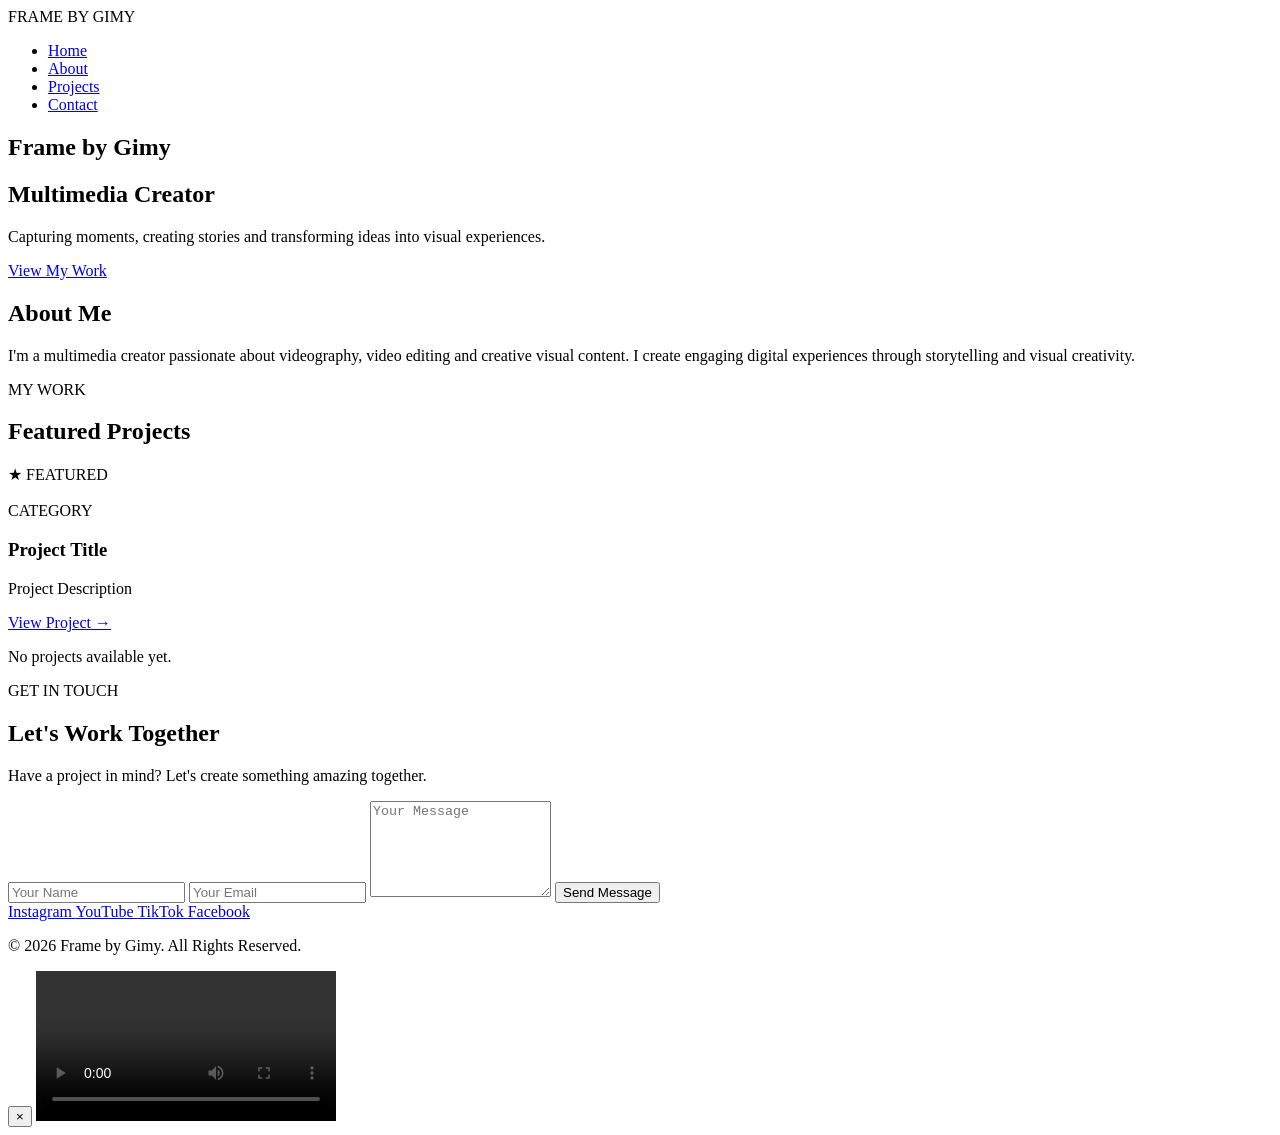
<file: src/main/resources/templates/index.html>
<!DOCTYPE html>
<html lang="en" xmlns:th="http://www.thymeleaf.org">

<head>
  <meta charset="UTF-8">
  <meta name="viewport" content="width=device-width, initial-scale=1.0">

  <title>Frame by Gimy | Portfolio</title>

  <link rel="stylesheet" th:href="@{/css/style.css}">
</head>

<body>

<!-- ================= NAVIGATION ================= -->

<nav>

  <div class="logo">
    FRAME BY GIMY
  </div>

  <ul>
    <li><a href="#home">Home</a></li>
    <li><a href="#about">About</a></li>
    <li><a href="#projects">Projects</a></li>
    <li><a href="#contact">Contact</a></li>
  </ul>

</nav>


<!-- ================= HERO ================= -->

<section class="hero" id="home">

  <div class="hero-content">

    <h1>Frame by Gimy</h1>

    <h2>Multimedia Creator</h2>

    <p>
      Capturing moments, creating stories and transforming
      ideas into visual experiences.
    </p>

    <a href="#projects" class="btn">
      View My Work
    </a>

  </div>

</section>


<!-- ================= ABOUT ================= -->

<section class="about" id="about">

  <h2>About Me</h2>

  <p>
    I'm a multimedia creator passionate about videography,
    video editing and creative visual content.
    I create engaging digital experiences through
    storytelling and visual creativity.
  </p>

</section>


<!-- ================= PROJECTS ================= -->

<section class="projects" id="projects">

  <div class="section-heading">

    <p>MY WORK</p>

    <h2>Featured Projects</h2>

  </div>


  <!-- Projects loaded from MySQL -->

  <div class="project-container">


    <!-- One card is automatically created for every project -->

    <div
            class="project-card"
            th:each="project : ${projects}">
      <div class="featured-badge" th:if="${project.featured}">
        ★ FEATURED
      </div>


      <!-- Project Image -->

      <img
              th:if="${project.imageUrl != null && !project.imageUrl.isEmpty()}"
              th:src="${project.imageUrl}"
              th:alt="${project.title}">


      <!-- Project Information -->

      <div class="project-info">


        <!-- Category -->

        <span th:text="${project.category}">
          CATEGORY
        </span>


        <!-- Title -->

        <h3 th:text="${project.title}">
          Project Title
        </h3>


        <!-- Description -->

        <p th:text="${project.description}">
          Project Description
        </p>


        <!-- View Project Button -->

        <a
                th:if="${project.videoUrl != null && !project.videoUrl.isEmpty()}"
                href="#"
                class="project-link"
                th:attr="data-video=${project.videoUrl}"
                onclick="openProjectVideo(this); return false;">

          View Project →

        </a>


      </div>

    </div>


    <!-- Show this only when database has no projects -->

    <div
            class="no-projects"
            th:if="${#lists.isEmpty(projects)}">

      <p>
        No projects available yet.
      </p>

    </div>


  </div>

</section>


<!-- ================= CONTACT ================= -->

<section class="contact" id="contact">

  <p class="small-title">
    GET IN TOUCH
  </p>

  <h2>
    Let's Work Together
  </h2>

  <p class="contact-text">
    Have a project in mind?
    Let's create something amazing together.
  </p>


  <!-- Contact Form -->

  <form
          class="contact-form"
          th:action="@{/contact}"
          method="post">


    <input
            type="text"
            name="name"
            placeholder="Your Name"
            required>


    <input
            type="email"
            name="email"
            placeholder="Your Email"
            required>


    <textarea
            name="message"
            placeholder="Your Message"
            rows="6"
            required></textarea>


    <button type="submit">
      Send Message
    </button>


  </form>


  <!-- ================= SOCIAL MEDIA ================= -->

  <div class="social-links">


    <a
            href="https://instagram.com/YOUR_USERNAME"
            target="_blank"
            rel="noopener noreferrer">

      Instagram

    </a>


    <a
            href="https://youtube.com/@YOUR_USERNAME"
            target="_blank"
            rel="noopener noreferrer">

      YouTube

    </a>


    <a
            href="https://www.tiktok.com/@YOUR_USERNAME"
            target="_blank"
            rel="noopener noreferrer">

      TikTok

    </a>


    <a
            href="https://www.facebook.com/YOUR_USERNAME"
            target="_blank"
            rel="noopener noreferrer">

      Facebook

    </a>


  </div>

</section>


<!-- ================= FOOTER ================= -->

<footer>

  <p>
    © 2026 Frame by Gimy. All Rights Reserved.
  </p>

</footer>


<!-- ================= VIDEO POPUP ================= -->

<div
        class="video-popup"
        id="videoPopup">


  <div class="video-popup-content">


    <!-- Close Button -->

    <button
            class="close-video"
            type="button"
            onclick="closeVideo()">

      &times;

    </button>


    <!-- Video Player -->

    <video
            id="projectVideo"
            controls
            playsinline>

      Your browser does not support video playback.

    </video>


  </div>

</div>


<!-- ================= JAVASCRIPT ================= -->

<script th:src="@{/js/script.js}"></script>


<script>

  function openProjectVideo(element) {

    const videoUrl = element.getAttribute("data-video");

    if (videoUrl) {
      openVideo(videoUrl);
    }

  }

</script>


</body>

</html>
</file>
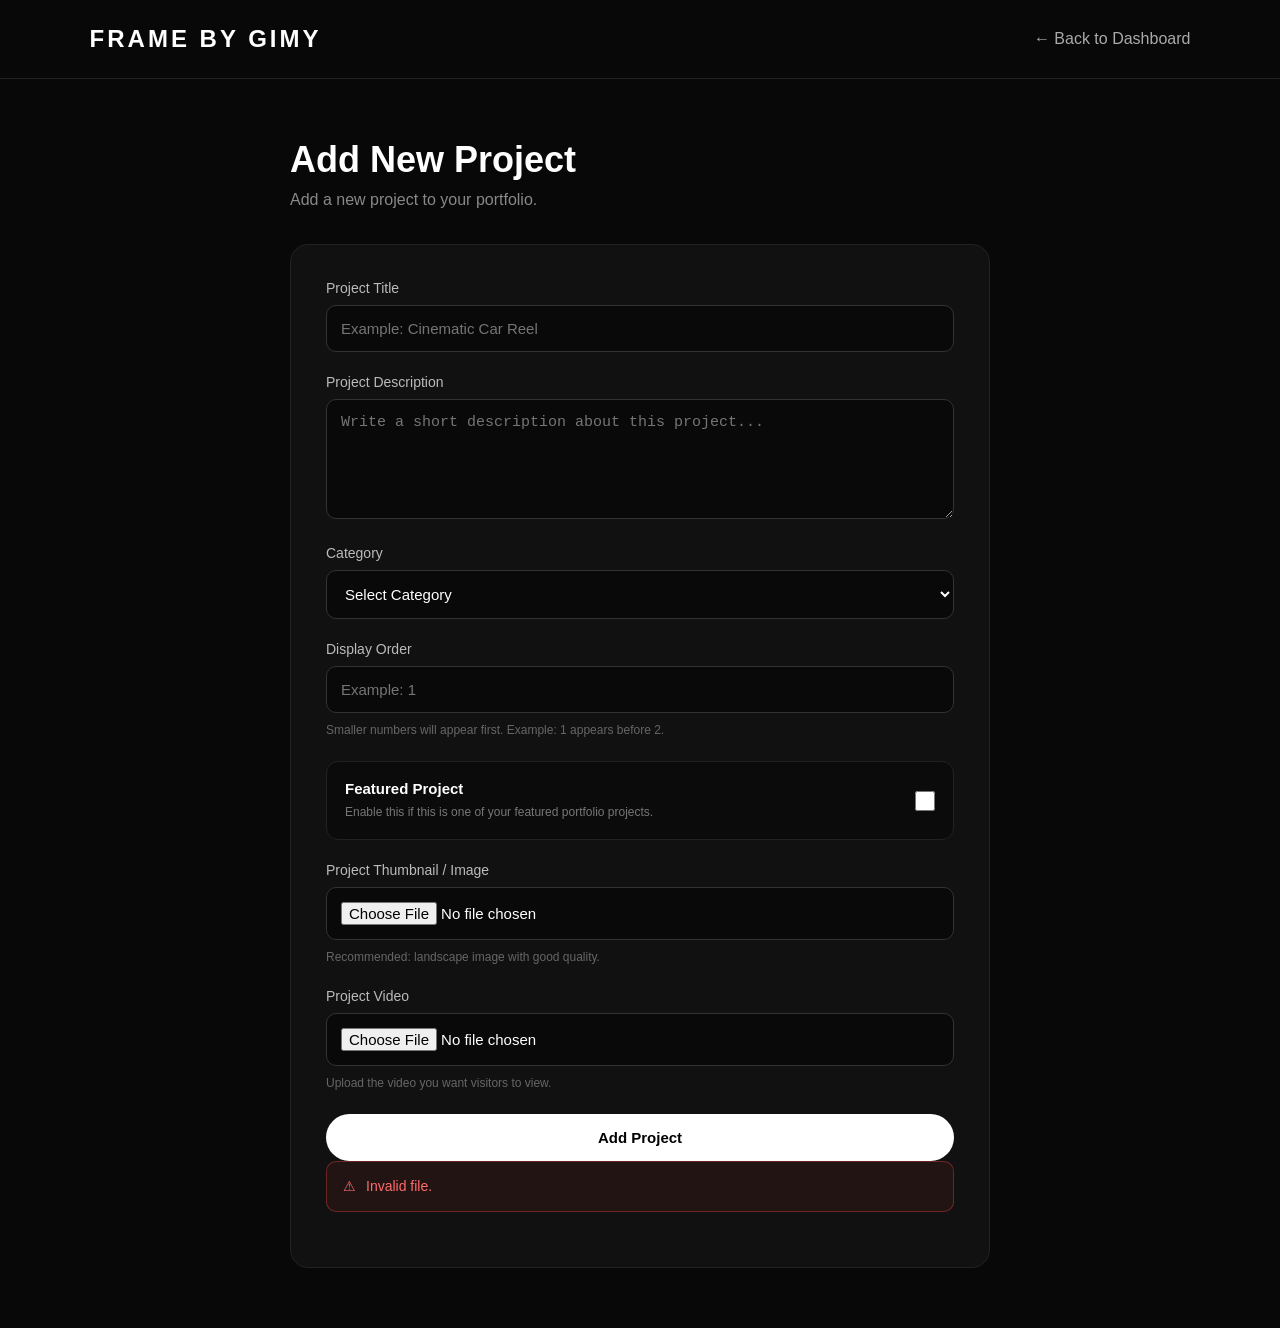
<file: src/main/resources/templates/add-project.html>
<!DOCTYPE html>
<html lang="en" xmlns:th="http://www.thymeleaf.org">

<head>
    <meta charset="UTF-8">
    <meta name="viewport" content="width=device-width, initial-scale=1.0">

    <title>Add Project | Frame by Gimy</title>

    <style>

        * {
            margin: 0;
            padding: 0;
            box-sizing: border-box;
        }

        body {
            background: #080808;
            color: white;
            font-family: Arial, sans-serif;
        }

        /* ================= NAVBAR ================= */

        .navbar {
            padding: 25px 7%;

            display: flex;
            justify-content: space-between;
            align-items: center;

            border-bottom: 1px solid #222;
        }

        .navbar h2 {
            letter-spacing: 3px;
        }

        .navbar a {
            color: #aaa;
            text-decoration: none;
            transition: 0.3s;
        }

        .navbar a:hover {
            color: white;
        }

        /* ================= CONTAINER ================= */

        .container {
            width: 90%;
            max-width: 700px;

            margin: 60px auto;
        }

        .title {
            font-size: 36px;
            margin-bottom: 10px;
        }

        .subtitle {
            color: #888;
            margin-bottom: 35px;
        }

        /* ================= FORM ================= */

        .project-form {
            background: #111;

            border: 1px solid #222;
            border-radius: 18px;

            padding: 35px;
        }

        .form-group {
            margin-bottom: 22px;
        }

        .form-group label {
            display: block;

            margin-bottom: 9px;

            color: #bbb;
            font-size: 14px;
        }

        .form-group input,
        .form-group textarea,
        .form-group select {

            width: 100%;

            padding: 14px;

            background: #090909;
            color: white;

            border: 1px solid #333;
            border-radius: 10px;

            outline: none;

            font-size: 15px;
        }

        .form-group input:focus,
        .form-group textarea:focus,
        .form-group select:focus {

            border-color: #777;
        }

        textarea {
            resize: vertical;
            min-height: 120px;
        }

        select option {
            background: #111;
        }

        /* ================= FEATURED ================= */

        .featured-box {

            display: flex;
            align-items: center;
            justify-content: space-between;

            gap: 20px;

            padding: 18px;

            background: #0b0b0b;

            border: 1px solid #222;
            border-radius: 12px;

            margin-bottom: 22px;
        }

        .featured-info h3 {
            font-size: 15px;
            margin-bottom: 6px;
        }

        .featured-info p {
            color: #777;
            font-size: 12px;
            line-height: 1.5;
        }

        .featured-box input[type="checkbox"] {

            width: 20px;
            height: 20px;

            cursor: pointer;

            accent-color: white;
        }

        /* ================= HELP TEXT ================= */

        .help-text {
            color: #666;

            font-size: 12px;

            margin-top: 8px;

            line-height: 1.5;
        }

        /* ================= BUTTON ================= */

        .save-btn {

            width: 100%;

            border: none;

            background: white;
            color: black;

            padding: 15px;

            border-radius: 30px;

            font-size: 15px;
            font-weight: bold;

            cursor: pointer;

            transition: 0.3s;
        }

        .save-btn:hover {

            background: #ddd;

            transform: translateY(-2px);
        }

        /* ================= MOBILE ================= */

        @media (max-width: 600px) {

            .project-form {
                padding: 25px;
            }

            .title {
                font-size: 30px;
            }

        }

        /* ================= ERROR MESSAGE ================= */

        .error-message {
            display: flex;
            align-items: center;
            gap: 10px;

            margin-bottom: 20px;
            padding: 14px 16px;

            background: rgba(255, 70, 70, 0.08);
            color: #ff6b6b;

            border: 1px solid rgba(255, 70, 70, 0.35);
            border-radius: 10px;

            font-size: 14px;
            line-height: 1.5;
        }

    </style>

</head>


<body>


<!-- ================= NAVBAR ================= -->

<nav class="navbar">

    <h2>FRAME BY GIMY</h2>

    <a href="/admin">
        ← Back to Dashboard
    </a>

</nav>


<!-- ================= PAGE ================= -->

<div class="container">


    <h1 class="title">
        Add New Project
    </h1>


    <p class="subtitle">
        Add a new project to your portfolio.
    </p>


    <!-- ================= FORM ================= -->

    <form
            class="project-form"
            th:action="@{/admin/projects/add}"
            th:object="${project}"
            method="post"
            enctype="multipart/form-data">


        <!-- PROJECT TITLE -->

        <div class="form-group">

            <label>
                Project Title
            </label>

            <input
                    type="text"
                    th:field="*{title}"
                    placeholder="Example: Cinematic Car Reel"
                    required>

        </div>


        <!-- DESCRIPTION -->

        <div class="form-group">

            <label>
                Project Description
            </label>

            <textarea
                    th:field="*{description}"
                    placeholder="Write a short description about this project..."
                    required></textarea>

        </div>


        <!-- CATEGORY -->

        <div class="form-group">

            <label>
                Category
            </label>

            <select
                    th:field="*{category}"
                    required>

                <option value="">
                    Select Category
                </option>

                <option value="Videography">
                    Videography
                </option>

                <option value="Video Editing">
                    Video Editing
                </option>

                <option value="Photography">
                    Photography
                </option>

                <option value="Content Creation">
                    Content Creation
                </option>

            </select>

        </div>


        <!-- DISPLAY ORDER -->

        <div class="form-group">

            <label>
                Display Order
            </label>

            <input
                    type="number"
                    th:field="*{displayOrder}"
                    placeholder="Example: 1"
                    min="1">

            <p class="help-text">
                Smaller numbers will appear first.
                Example: 1 appears before 2.
            </p>

        </div>


        <!-- FEATURED -->

        <div class="featured-box">

            <div class="featured-info">

                <h3>
                    Featured Project
                </h3>

                <p>
                    Enable this if this is one of your
                    featured portfolio projects.
                </p>

            </div>

            <input
                    type="checkbox"
                    th:field="*{featured}">

        </div>


        <!-- IMAGE -->

        <div class="form-group">

            <label>
                Project Thumbnail / Image
            </label>

            <input
                    type="file"
                    name="imageFile"
                    accept="image/*"
                    required>

            <p class="help-text">
                Recommended: landscape image with good quality.
            </p>

        </div>


        <!-- VIDEO -->

        <div class="form-group">

            <label>
                Project Video
            </label>

            <input
                    type="file"
                    name="videoFile"
                    accept="video/*">

            <p class="help-text">
                Upload the video you want visitors to view.
            </p>

        </div>


        <!-- SAVE BUTTON -->

        <button
                type="submit"
                class="save-btn">

            Add Project

        </button>

        <!-- ================= ERROR MESSAGE ================= -->

        <div class="error-message"
             th:if="${errorMessage != null}">

            <span>⚠</span>

            <span th:text="${errorMessage}">
        Invalid file.
    </span>

        </div>


    </form>


</div>


</body>

</html>
</file>
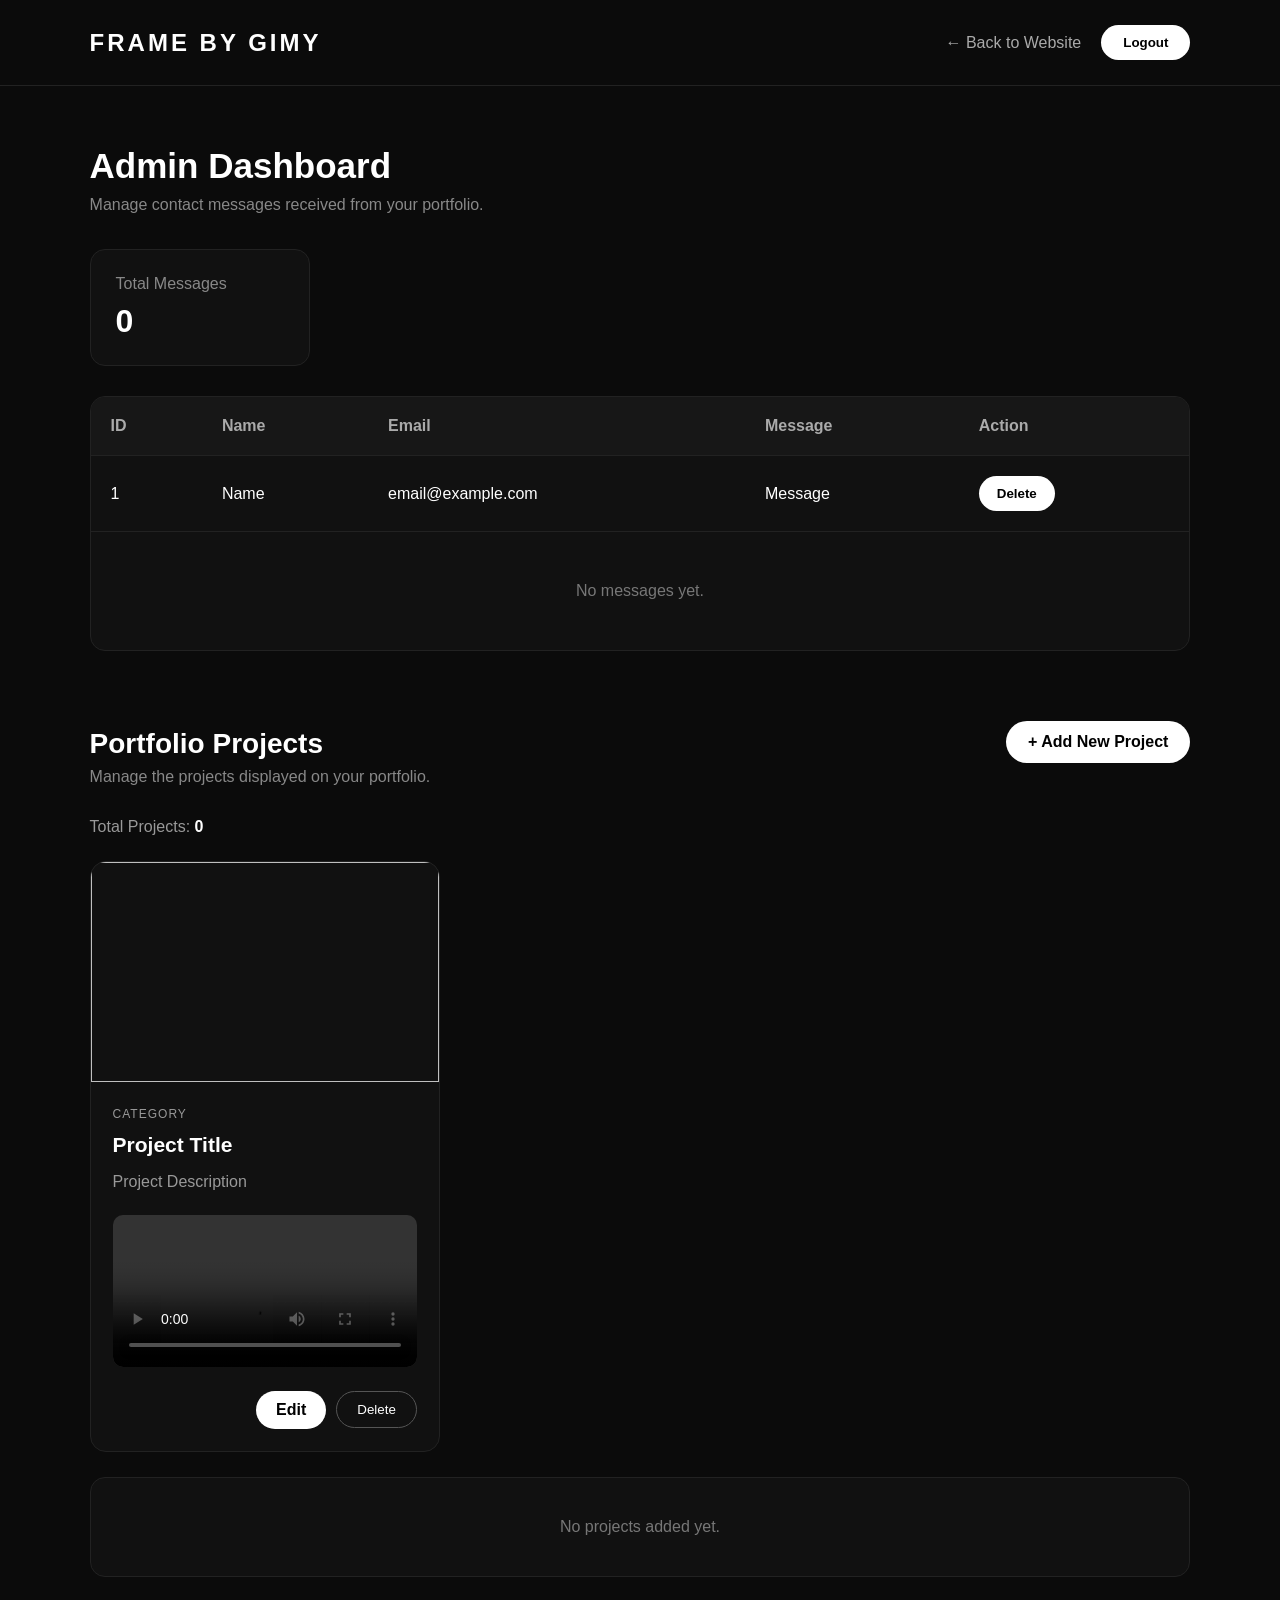
<file: src/main/resources/templates/admin.html>
<!DOCTYPE html>
<html lang="en" xmlns:th="http://www.thymeleaf.org">

<head>
    <meta charset="UTF-8">
    <meta name="viewport" content="width=device-width, initial-scale=1.0">

    <title>Admin Dashboard | Frame by Gimy</title>

    <style>

        * {
            margin: 0;
            padding: 0;
            box-sizing: border-box;
        }

        body {
            background: #0b0b0b;
            color: white;
            font-family: Arial, sans-serif;
        }

        /* Navbar */

        .navbar {
            padding: 25px 7%;
            display: flex;
            justify-content: space-between;
            align-items: center;
            border-bottom: 1px solid #222;
        }

        .navbar h2 {
            letter-spacing: 3px;
        }

        .navbar a {
            color: #aaa;
            text-decoration: none;
            transition: 0.3s;
        }

        .navbar a:hover {
            color: white;
        }

        /* Main Container */

        .container {
            width: 86%;
            margin: 60px auto;
        }

        .title {
            margin-bottom: 10px;
            font-size: 35px;
        }

        .subtitle {
            color: #888;
            margin-bottom: 35px;
        }

        .subtitle strong {
            color: white;
        }

        /* Message Count Card */

        .stats-card {
            background: #111;
            border: 1px solid #222;
            border-radius: 15px;
            padding: 25px;
            margin-bottom: 30px;
            width: 220px;
        }

        .stats-card p {
            color: #888;
            margin-bottom: 10px;
        }

        .stats-card h2 {
            font-size: 32px;
        }

        /* Table */

        .table-container {
            overflow-x: auto;
            background: #111;
            border: 1px solid #222;
            border-radius: 15px;
        }

        table {
            width: 100%;
            border-collapse: collapse;
        }

        th {
            text-align: left;
            padding: 20px;
            background: #171717;
            color: #aaa;
        }

        td {
            padding: 20px;
            border-top: 1px solid #222;
        }

        tr:hover {
            background: #161616;
        }

        .message {
            max-width: 350px;
            word-wrap: break-word;
        }

        /* Delete Button */

        .delete-btn {
            background: white;
            color: black;
            border: none;
            padding: 10px 18px;
            border-radius: 20px;
            cursor: pointer;
            font-weight: bold;
            transition: 0.3s;
        }

        .delete-btn:hover {
            background: #dcdcdc;
            transform: scale(1.05);
        }

        /* Empty Message */

        .empty {
            text-align: center;
            color: #777;
            padding: 50px;
        }

        /* Responsive */

        @media (max-width: 768px) {

            .container {
                width: 92%;
            }

            .title {
                font-size: 28px;
            }

            .navbar {
                padding: 20px 4%;
            }

            th,
            td {
                padding: 15px;
            }
        }

        .admin-actions {
            display: flex;
            align-items: center;
            gap: 20px;
        }

        .admin-actions form {
            margin: 0;
        }

        .back-link {
            color: #aaa;
            text-decoration: none;
            transition: 0.3s;
        }

        .back-link:hover {
            color: white;
        }

        .logout-btn {
            padding: 10px 22px;
            background: white;
            color: black;
            border: none;
            border-radius: 25px;
            font-weight: bold;
            cursor: pointer;
            transition: 0.3s;
        }

        .logout-btn:hover {
            background: #ddd;
            transform: translateY(-1px);
        }

        .add-project-btn {
            display: inline-block;
            margin-bottom: 30px;
            padding: 12px 22px;
            background: white;
            color: black;
            text-decoration: none;
            border-radius: 25px;
            font-weight: bold;
            transition: 0.3s;
        }

        .add-project-btn:hover {
            background: #ddd;
            transform: translateY(-2px);
        }

        .projects-section {
            margin-top: 70px;
            margin-bottom: 60px;
        }

        .projects-header {
            display: flex;
            justify-content: space-between;
            align-items: center;
            gap: 20px;
            margin-bottom: 25px;
        }

        .projects-header h2 {
            font-size: 28px;
            margin-bottom: 8px;
        }

        .projects-header p {
            color: #888;
        }

        .project-count {
            color: #999;
            margin-bottom: 25px;
        }

        .project-count strong {
            color: white;
        }

        .project-grid {
            display: grid;
            grid-template-columns: repeat(auto-fit, minmax(280px, 1fr));
            gap: 25px;
        }

        .project-card {
            background: #111;
            border: 1px solid #222;
            border-radius: 16px;
            overflow: hidden;
        }

        .project-image {
            width: 100%;
            height: 220px;
            object-fit: cover;
            display: block;
        }

        .project-content {
            padding: 22px;
        }

        .category {
            display: inline-block;
            color: #999;
            font-size: 12px;
            text-transform: uppercase;
            letter-spacing: 1px;
            margin-bottom: 12px;
        }

        .project-content h3 {
            margin-bottom: 12px;
            font-size: 21px;
        }

        .project-content p {
            color: #999;
            line-height: 1.6;
            margin-bottom: 20px;
        }

        .project-video {
            width: 100%;
            border-radius: 10px;
            margin-bottom: 20px;
        }

        .project-actions {
            display: flex;
            justify-content: flex-end;
        }

        .project-delete-btn {
            border: 1px solid #555;
            background: transparent;
            color: white;
            padding: 10px 20px;
            border-radius: 25px;
            cursor: pointer;
            transition: 0.3s;
        }

        .project-delete-btn:hover {
            background: white;
            color: black;
        }

        .no-projects {
            color: #777;
            background: #111;
            border: 1px solid #222;
            border-radius: 15px;
            padding: 40px;
            text-align: center;
            grid-column: 1 / -1;
        }

        @media (max-width: 700px) {

            .projects-header {
                align-items: flex-start;
                flex-direction: column;
            }

        }

        .project-actions {
            display: flex;
            justify-content: flex-end;
            align-items: center;
            gap: 10px;
        }

        .project-actions form {
            margin: 0;
        }

        .project-edit-btn {
            display: inline-block;
            padding: 10px 20px;
            background: white;
            color: black;
            text-decoration: none;
            border-radius: 25px;
            font-weight: bold;
            transition: 0.3s;
        }

        .project-edit-btn:hover {
            background: #ddd;
            transform: translateY(-1px);
        }

    </style>

</head>


<body>

<!-- Navbar -->

<nav class="navbar">

    <h2>FRAME BY GIMY</h2>

    <div class="admin-actions">

        <a href="/" class="back-link">
            ← Back to Website
        </a>

        <form th:action="@{/admin/logout}" method="post">
            <button type="submit" class="logout-btn">
                Logout
            </button>
        </form>

    </div>

</nav>


<!-- Dashboard -->

<div class="container">

    <h1 class="title">
        Admin Dashboard
    </h1>

    <p class="subtitle">
        Manage contact messages received from your portfolio.
    </p>



    <!-- Message Count -->

    <div class="stats-card">

        <p>Total Messages</p>

        <h2 th:text="${messageCount}">
            0
        </h2>

    </div>


    <!-- Messages Table -->

    <div class="table-container">

        <table>

            <thead>

            <tr>

                <th>ID</th>

                <th>Name</th>

                <th>Email</th>

                <th>Message</th>

                <th>Action</th>

            </tr>

            </thead>


            <tbody>

            <!-- Database Messages -->

            <tr th:each="message : ${messages}">

                <td th:text="${message.id}">
                    1
                </td>

                <td th:text="${message.name}">
                    Name
                </td>

                <td th:text="${message.email}">
                    email@example.com
                </td>

                <td
                        class="message"
                        th:text="${message.message}">
                    Message
                </td>


                <!-- Delete Button -->

                <td>

                    <form
                            th:action="@{/admin/delete/{id}(id=${message.id})}"
                            method="post"
                            onsubmit="return confirm('Are you sure you want to delete this message?');">

                        <button
                                type="submit"
                                class="delete-btn">

                            Delete

                        </button>

                    </form>

                </td>

            </tr>


            <!-- If Database Is Empty -->

            <tr th:if="${#lists.isEmpty(messages)}">

                <td
                        colspan="5"
                        class="empty">

                    No messages yet.

                </td>

            </tr>

            </tbody>

        </table>

    </div>

    <div class="projects-section">

        <div class="projects-header">

            <div>
                <h2>Portfolio Projects</h2>

                <p>
                    Manage the projects displayed on your portfolio.
                </p>
            </div>

            <a href="/admin/projects/add" class="add-project-btn">
                + Add New Project
            </a>

        </div>


        <div class="project-count">

            Total Projects:
            <strong th:text="${projectCount}">0</strong>

        </div>


        <div class="project-grid">

            <div
                    class="project-card"
                    th:each="project : ${projects}">

                <img
                        th:if="${project.imageUrl != null && !project.imageUrl.isEmpty()}"
                        th:src="${project.imageUrl}"
                        th:alt="${project.title}"
                        class="project-image">


                <div class="project-content">

                <span
                        class="category"
                        th:text="${project.category}">
                    Category
                </span>

                    <h3 th:text="${project.title}">
                        Project Title
                    </h3>

                    <p th:text="${project.description}">
                        Project Description
                    </p>


                    <video
                            th:if="${project.videoUrl != null && !project.videoUrl.isEmpty()}"
                            controls
                            preload="metadata"
                            class="project-video">

                        <source
                                th:src="${project.videoUrl}"
                                type="video/mp4">

                    </video>


                    <div class="project-actions">

                        <a
                                th:href="@{/admin/projects/edit/{id}(id=${project.id})}"
                                class="project-edit-btn">

                            Edit

                        </a>

                        <form
                                th:action="@{/admin/projects/delete/{id}(id=${project.id})}"
                                method="post"
                                onsubmit="return confirm('Are you sure you want to delete this project?');">

                            <button
                                    type="submit"
                                    class="project-delete-btn">

                                Delete

                            </button>

                        </form>

                    </div>

                </div>

            </div>


            <div
                    class="no-projects"
                    th:if="${#lists.isEmpty(projects)}">

                No projects added yet.

            </div>

        </div>

    </div>

</div>


</body>

</html>
</file>
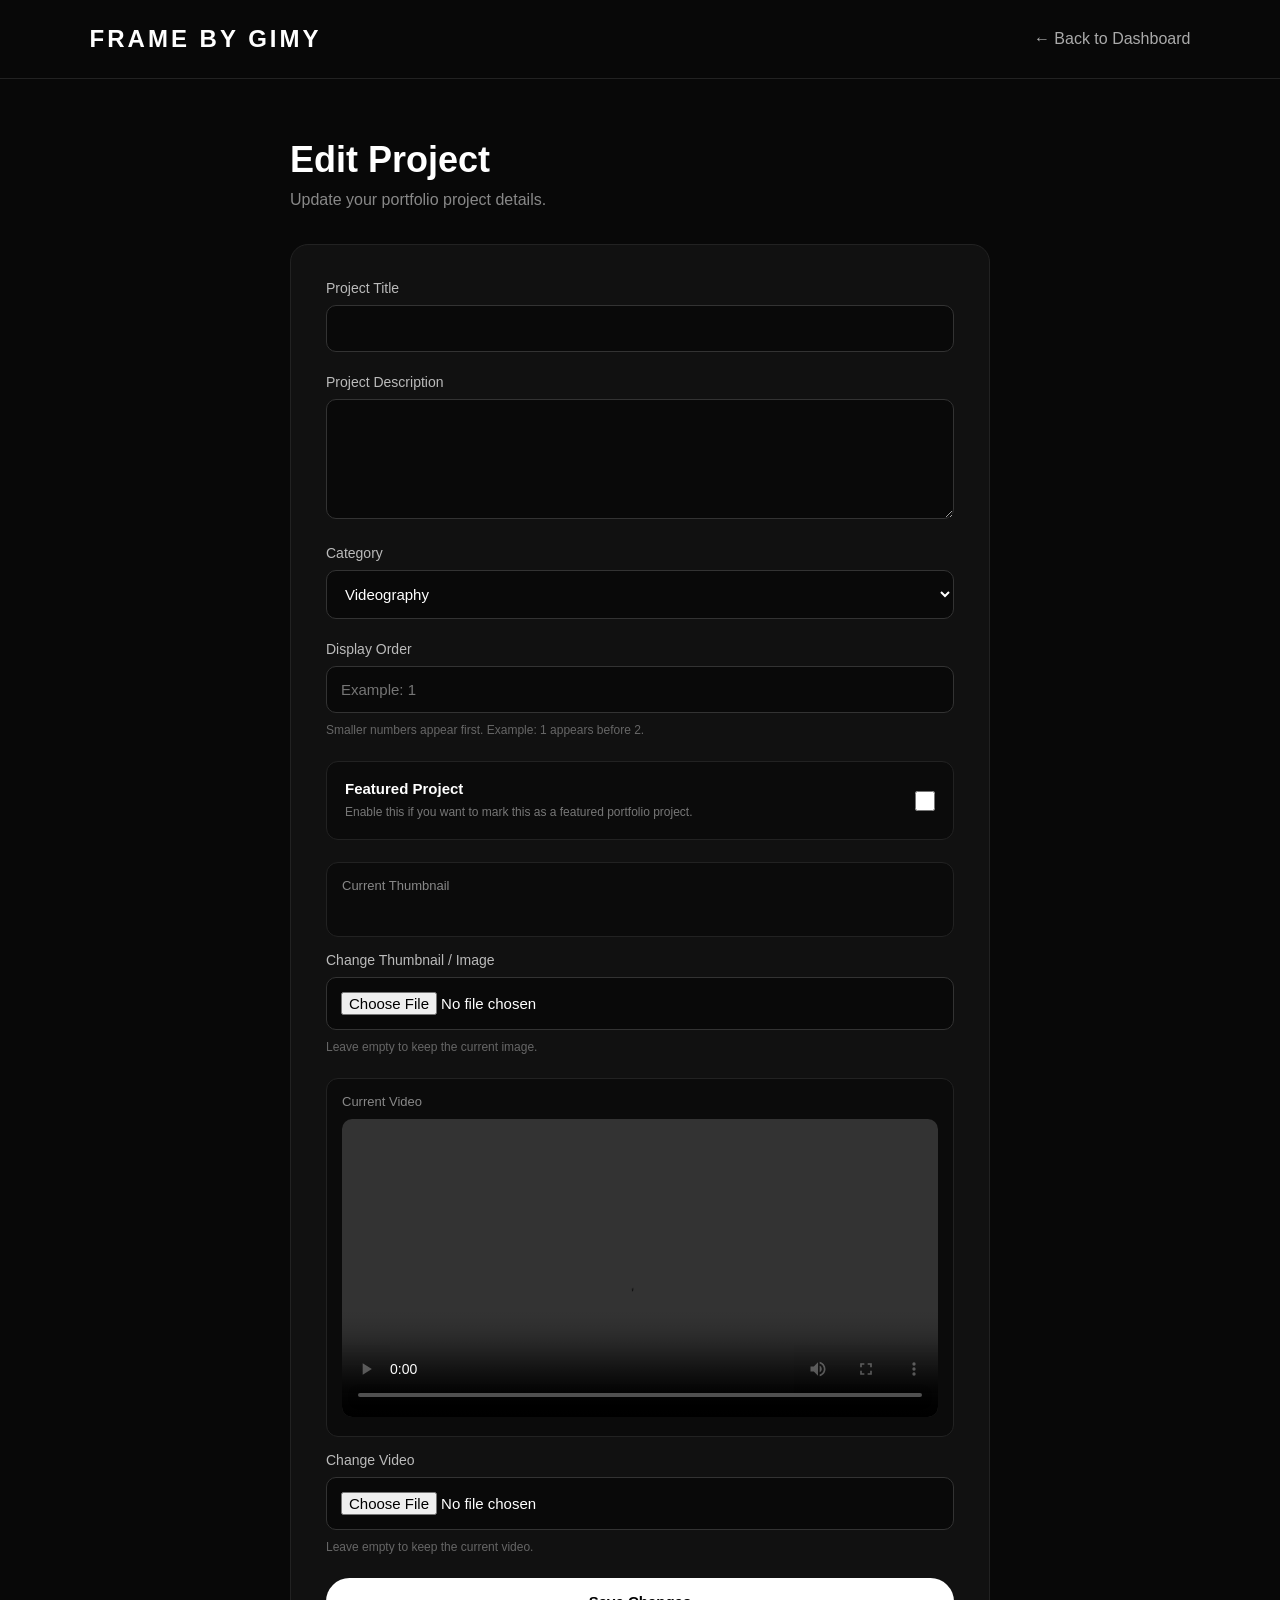
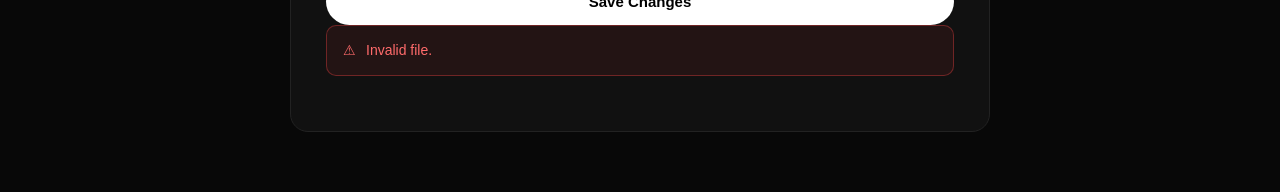
<file: src/main/resources/templates/edit-project.html>
<!DOCTYPE html>
<html lang="en" xmlns:th="http://www.thymeleaf.org">

<head>
    <meta charset="UTF-8">
    <meta name="viewport" content="width=device-width, initial-scale=1.0">

    <title>Edit Project | Frame by Gimy</title>

    <style>
        * {
            margin: 0;
            padding: 0;
            box-sizing: border-box;
        }

        body {
            background: #080808;
            color: white;
            font-family: Arial, sans-serif;
        }

        .navbar {
            padding: 25px 7%;
            display: flex;
            justify-content: space-between;
            align-items: center;
            border-bottom: 1px solid #222;
        }

        .navbar h2 {
            letter-spacing: 3px;
        }

        .navbar a {
            color: #aaa;
            text-decoration: none;
            transition: 0.3s;
        }

        .navbar a:hover {
            color: white;
        }

        .container {
            width: 90%;
            max-width: 700px;
            margin: 60px auto;
        }

        .title {
            font-size: 36px;
            margin-bottom: 10px;
        }

        .subtitle {
            color: #888;
            margin-bottom: 35px;
        }

        .project-form {
            background: #111;
            border: 1px solid #222;
            border-radius: 18px;
            padding: 35px;
        }

        .form-group {
            margin-bottom: 22px;
        }

        .form-group label {
            display: block;
            margin-bottom: 9px;
            color: #bbb;
            font-size: 14px;
        }

        .form-group input,
        .form-group textarea,
        .form-group select {
            width: 100%;
            padding: 14px;
            background: #090909;
            color: white;
            border: 1px solid #333;
            border-radius: 10px;
            outline: none;
            font-size: 15px;
        }

        .form-group input:focus,
        .form-group textarea:focus,
        .form-group select:focus {
            border-color: #777;
        }

        textarea {
            resize: vertical;
            min-height: 120px;
        }

        select option {
            background: #111;
        }

        .featured-box {
            display: flex;
            align-items: center;
            justify-content: space-between;
            gap: 20px;
            padding: 18px;
            background: #0b0b0b;
            border: 1px solid #222;
            border-radius: 12px;
            margin-bottom: 22px;
        }

        .featured-info h3 {
            font-size: 15px;
            margin-bottom: 6px;
        }

        .featured-info p {
            color: #777;
            font-size: 12px;
            line-height: 1.5;
        }

        .featured-box input[type="checkbox"] {
            width: 20px;
            height: 20px;
            cursor: pointer;
            accent-color: white;
        }

        .current-media {
            background: #0b0b0b;
            border: 1px solid #222;
            border-radius: 12px;
            padding: 15px;
            margin-bottom: 15px;
        }

        .current-media p {
            color: #888;
            font-size: 13px;
            margin-bottom: 10px;
        }

        .current-image {
            width: 100%;
            max-height: 300px;
            object-fit: cover;
            border-radius: 10px;
        }

        .current-video {
            width: 100%;
            max-height: 400px;
            background: black;
            border-radius: 10px;
        }

        .help-text {
            color: #666;
            font-size: 12px;
            margin-top: 8px;
            line-height: 1.5;
        }

        .update-btn {
            width: 100%;
            border: none;
            background: white;
            color: black;
            padding: 15px;
            border-radius: 30px;
            font-size: 15px;
            font-weight: bold;
            cursor: pointer;
            transition: 0.3s;
        }

        .update-btn:hover {
            background: #ddd;
            transform: translateY(-2px);
        }

        @media (max-width: 600px) {
            .project-form {
                padding: 25px;
            }

            .title {
                font-size: 30px;
            }
        }

        /* ================= ERROR MESSAGE ================= */

        .error-message {
            display: flex;
            align-items: center;
            gap: 10px;

            margin-bottom: 20px;
            padding: 14px 16px;

            background: rgba(255, 70, 70, 0.08);
            color: #ff6b6b;

            border: 1px solid rgba(255, 70, 70, 0.35);
            border-radius: 10px;

            font-size: 14px;
            line-height: 1.5;
        }
    </style>
</head>

<body>

<nav class="navbar">
    <h2>FRAME BY GIMY</h2>

    <a href="/admin">
        ← Back to Dashboard
    </a>
</nav>


<div class="container">

    <h1 class="title">Edit Project</h1>

    <p class="subtitle">
        Update your portfolio project details.
    </p>


    <form
            class="project-form"
            th:action="@{/admin/projects/edit/{id}(id=${project.id})}"
            th:object="${project}"
            method="post"
            enctype="multipart/form-data">


        <!-- TITLE -->

        <div class="form-group">

            <label>Project Title</label>

            <input
                    type="text"
                    th:field="*{title}"
                    required>

        </div>


        <!-- DESCRIPTION -->

        <div class="form-group">

            <label>Project Description</label>

            <textarea
                    th:field="*{description}"
                    required></textarea>

        </div>


        <!-- CATEGORY -->

        <div class="form-group">

            <label>Category</label>

            <select th:field="*{category}" required>

                <option value="Videography">
                    Videography
                </option>

                <option value="Video Editing">
                    Video Editing
                </option>

                <option value="Photography">
                    Photography
                </option>

                <option value="Content Creation">
                    Content Creation
                </option>

            </select>

        </div>


        <!-- DISPLAY ORDER -->

        <div class="form-group">

            <label>Display Order</label>

            <input
                    type="number"
                    th:field="*{displayOrder}"
                    min="1"
                    placeholder="Example: 1">

            <p class="help-text">
                Smaller numbers appear first.
                Example: 1 appears before 2.
            </p>

        </div>


        <!-- FEATURED -->

        <div class="featured-box">

            <div class="featured-info">

                <h3>Featured Project</h3>

                <p>
                    Enable this if you want to mark this
                    as a featured portfolio project.
                </p>

            </div>

            <input
                    type="checkbox"
                    th:field="*{featured}">

        </div>


        <!-- CURRENT IMAGE -->

        <div
                class="current-media"
                th:if="${project.imageUrl != null && !project.imageUrl.isEmpty()}">

            <p>Current Thumbnail</p>

            <img
                    th:src="${project.imageUrl}"
                    th:alt="${project.title}"
                    class="current-image">

        </div>


        <!-- CHANGE IMAGE -->

        <div class="form-group">

            <label>Change Thumbnail / Image</label>

            <input
                    type="file"
                    name="imageFile"
                    accept="image/*">

            <p class="help-text">
                Leave empty to keep the current image.
            </p>

        </div>


        <!-- CURRENT VIDEO -->

        <div
                class="current-media"
                th:if="${project.videoUrl != null && !project.videoUrl.isEmpty()}">

            <p>Current Video</p>

            <video
                    controls
                    preload="metadata"
                    class="current-video">

                <source
                        th:src="${project.videoUrl}"
                        type="video/mp4">

            </video>

        </div>


        <!-- CHANGE VIDEO -->

        <div class="form-group">

            <label>Change Video</label>

            <input
                    type="file"
                    name="videoFile"
                    accept="video/*">

            <p class="help-text">
                Leave empty to keep the current video.
            </p>

        </div>


        <!-- SAVE -->

        <button
                type="submit"
                class="update-btn">

            Save Changes

        </button>

        <!-- ================= ERROR MESSAGE ================= -->

        <div class="error-message"
             th:if="${errorMessage != null}">

            <span>⚠</span>

            <span th:text="${errorMessage}">
        Invalid file.
    </span>

        </div>

    </form>

</div>

</body>
</html>
</file>
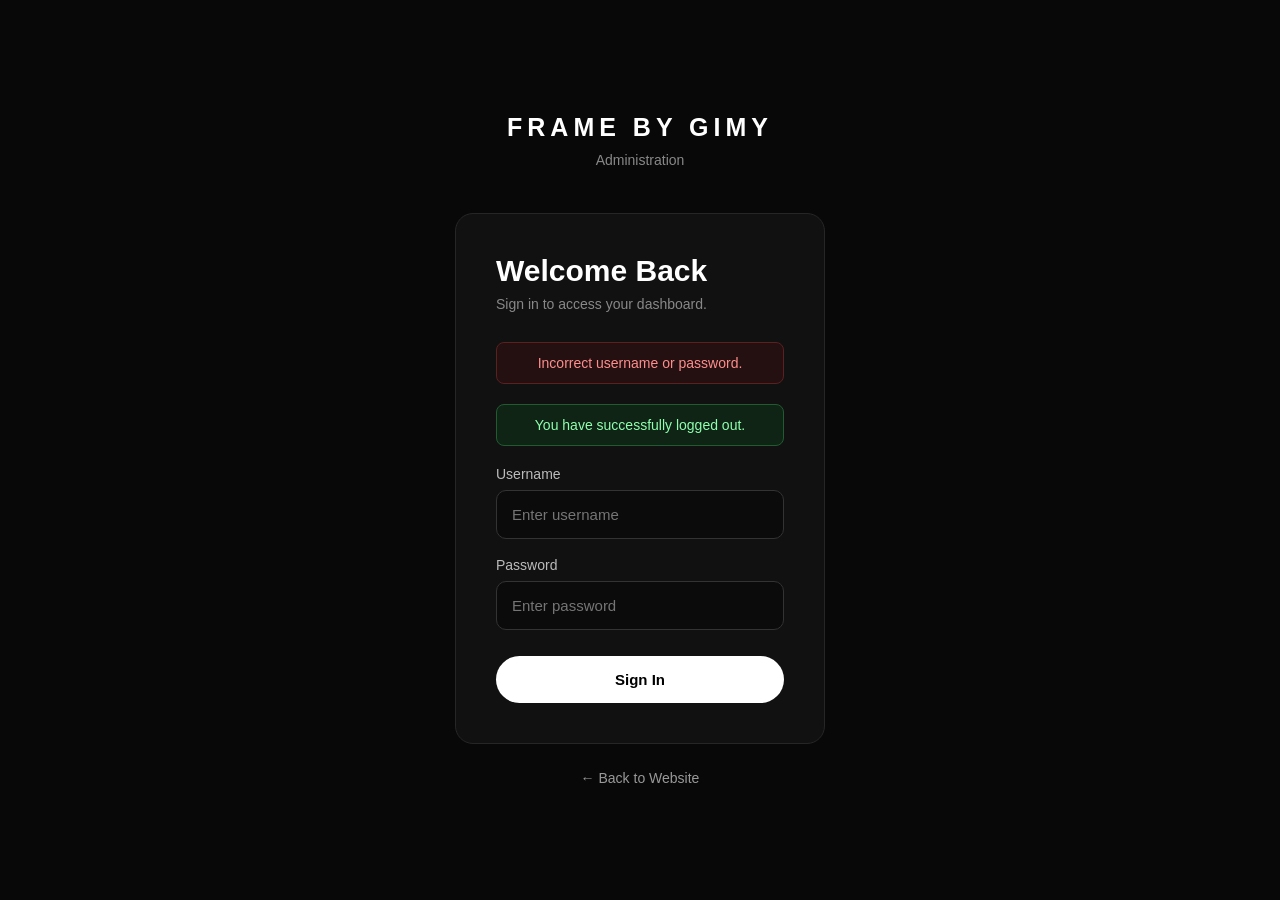
<file: src/main/resources/templates/login.html>
<!DOCTYPE html>
<html lang="en">
<head>
    <meta charset="UTF-8">
    <meta name="viewport" content="width=device-width, initial-scale=1.0">
    <title>Admin Login | Frame by Gimy</title>

    <style>
        * {
            margin: 0;
            padding: 0;
            box-sizing: border-box;
        }

        body {
            min-height: 100vh;
            background: #080808;
            color: #ffffff;
            font-family: Arial, sans-serif;
            display: flex;
            justify-content: center;
            align-items: center;
        }

        .login-container {
            width: 100%;
            max-width: 430px;
            padding: 30px;
        }

        .brand {
            text-align: center;
            margin-bottom: 45px;
        }

        .brand h1 {
            font-size: 25px;
            letter-spacing: 5px;
            margin-bottom: 10px;
        }

        .brand p {
            color: #888;
            font-size: 14px;
        }

        .login-box {
            background: #111;
            border: 1px solid #262626;
            border-radius: 18px;
            padding: 40px;
        }

        .login-box h2 {
            font-size: 30px;
            margin-bottom: 8px;
        }

        .login-box .subtitle {
            color: #888;
            font-size: 14px;
            margin-bottom: 30px;
        }

        .form-group {
            margin-bottom: 18px;
        }

        .form-group label {
            display: block;
            margin-bottom: 8px;
            font-size: 14px;
            color: #bbb;
        }

        .form-group input {
            width: 100%;
            padding: 15px;
            background: #0b0b0b;
            border: 1px solid #333;
            border-radius: 10px;
            color: white;
            font-size: 15px;
            outline: none;
        }

        .form-group input:focus {
            border-color: #777;
        }

        .login-btn {
            width: 100%;
            padding: 15px;
            margin-top: 8px;
            border: none;
            border-radius: 30px;
            background: white;
            color: black;
            font-size: 15px;
            font-weight: bold;
            cursor: pointer;
            transition: 0.3s;
        }

        .login-btn:hover {
            transform: translateY(-2px);
            background: #ddd;
        }

        .error-message {
            background: #241010;
            border: 1px solid #5b2020;
            color: #ff8d8d;
            padding: 12px;
            border-radius: 8px;
            margin-bottom: 20px;
            font-size: 14px;
            text-align: center;
        }

        .logout-message {
            background: #102416;
            border: 1px solid #205b32;
            color: #8dffad;
            padding: 12px;
            border-radius: 8px;
            margin-bottom: 20px;
            font-size: 14px;
            text-align: center;
        }

        .back-link {
            text-align: center;
            margin-top: 25px;
        }

        .back-link a {
            color: #999;
            text-decoration: none;
            font-size: 14px;
        }

        .back-link a:hover {
            color: white;
        }

        @media (max-width: 500px) {
            .login-container {
                padding: 20px;
            }

            .login-box {
                padding: 30px 25px;
            }
        }
    </style>
</head>

<body>

<div class="login-container">

    <div class="brand">
        <h1>FRAME BY GIMY</h1>
        <p>Administration</p>
    </div>

    <div class="login-box">

        <h2>Welcome Back</h2>
        <p class="subtitle">Sign in to access your dashboard.</p>

        <div class="error-message" th:if="${param.error}">
            Incorrect username or password.
        </div>

        <div class="logout-message" th:if="${param.logout}">
            You have successfully logged out.
        </div>

        <form th:action="@{/admin/login}" method="post">

            <div class="form-group">
                <label>Username</label>
                <input
                        type="text"
                        name="username"
                        placeholder="Enter username"
                        required
                        autocomplete="username">
            </div>

            <div class="form-group">
                <label>Password</label>
                <input
                        type="password"
                        name="password"
                        placeholder="Enter password"
                        required
                        autocomplete="current-password">
            </div>

            <button type="submit" class="login-btn">
                Sign In
            </button>

        </form>

    </div>

    <div class="back-link">
        <a href="/">← Back to Website</a>
    </div>

</div>

</body>
</html>
</file>
